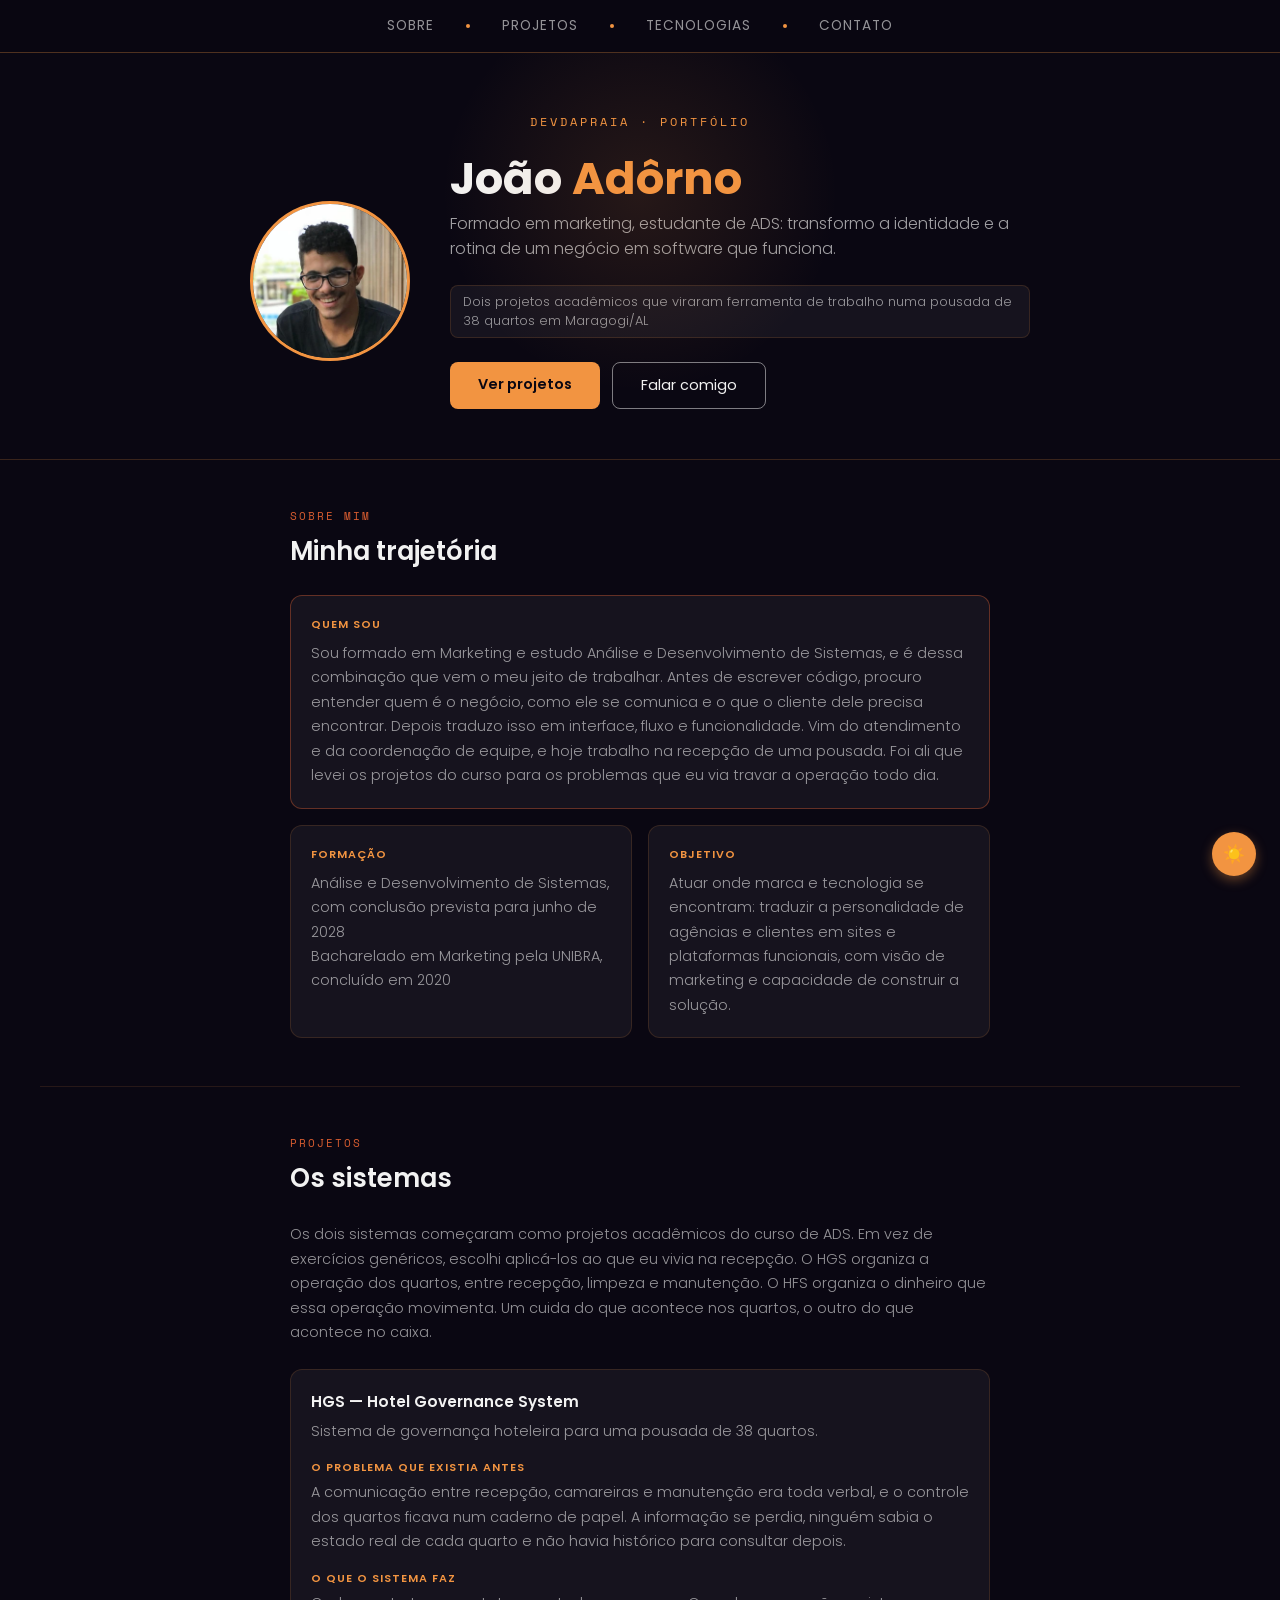
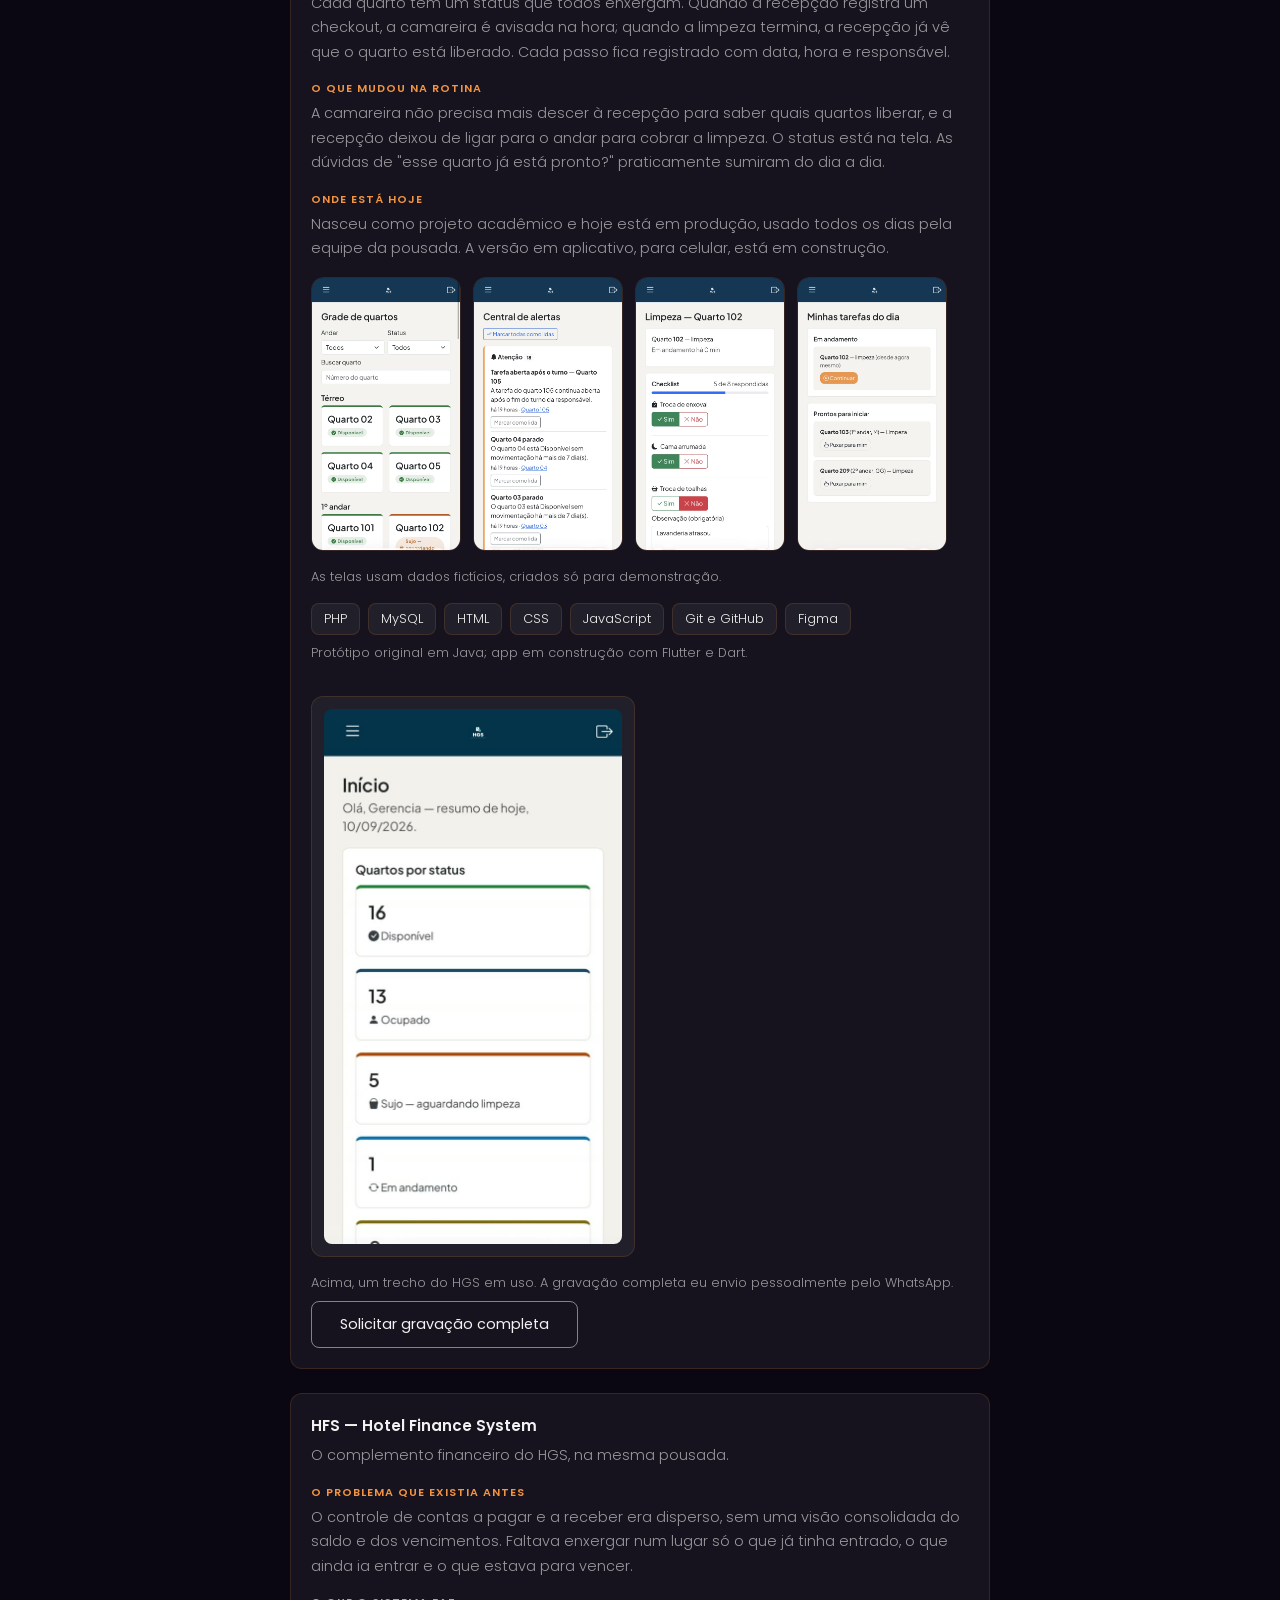
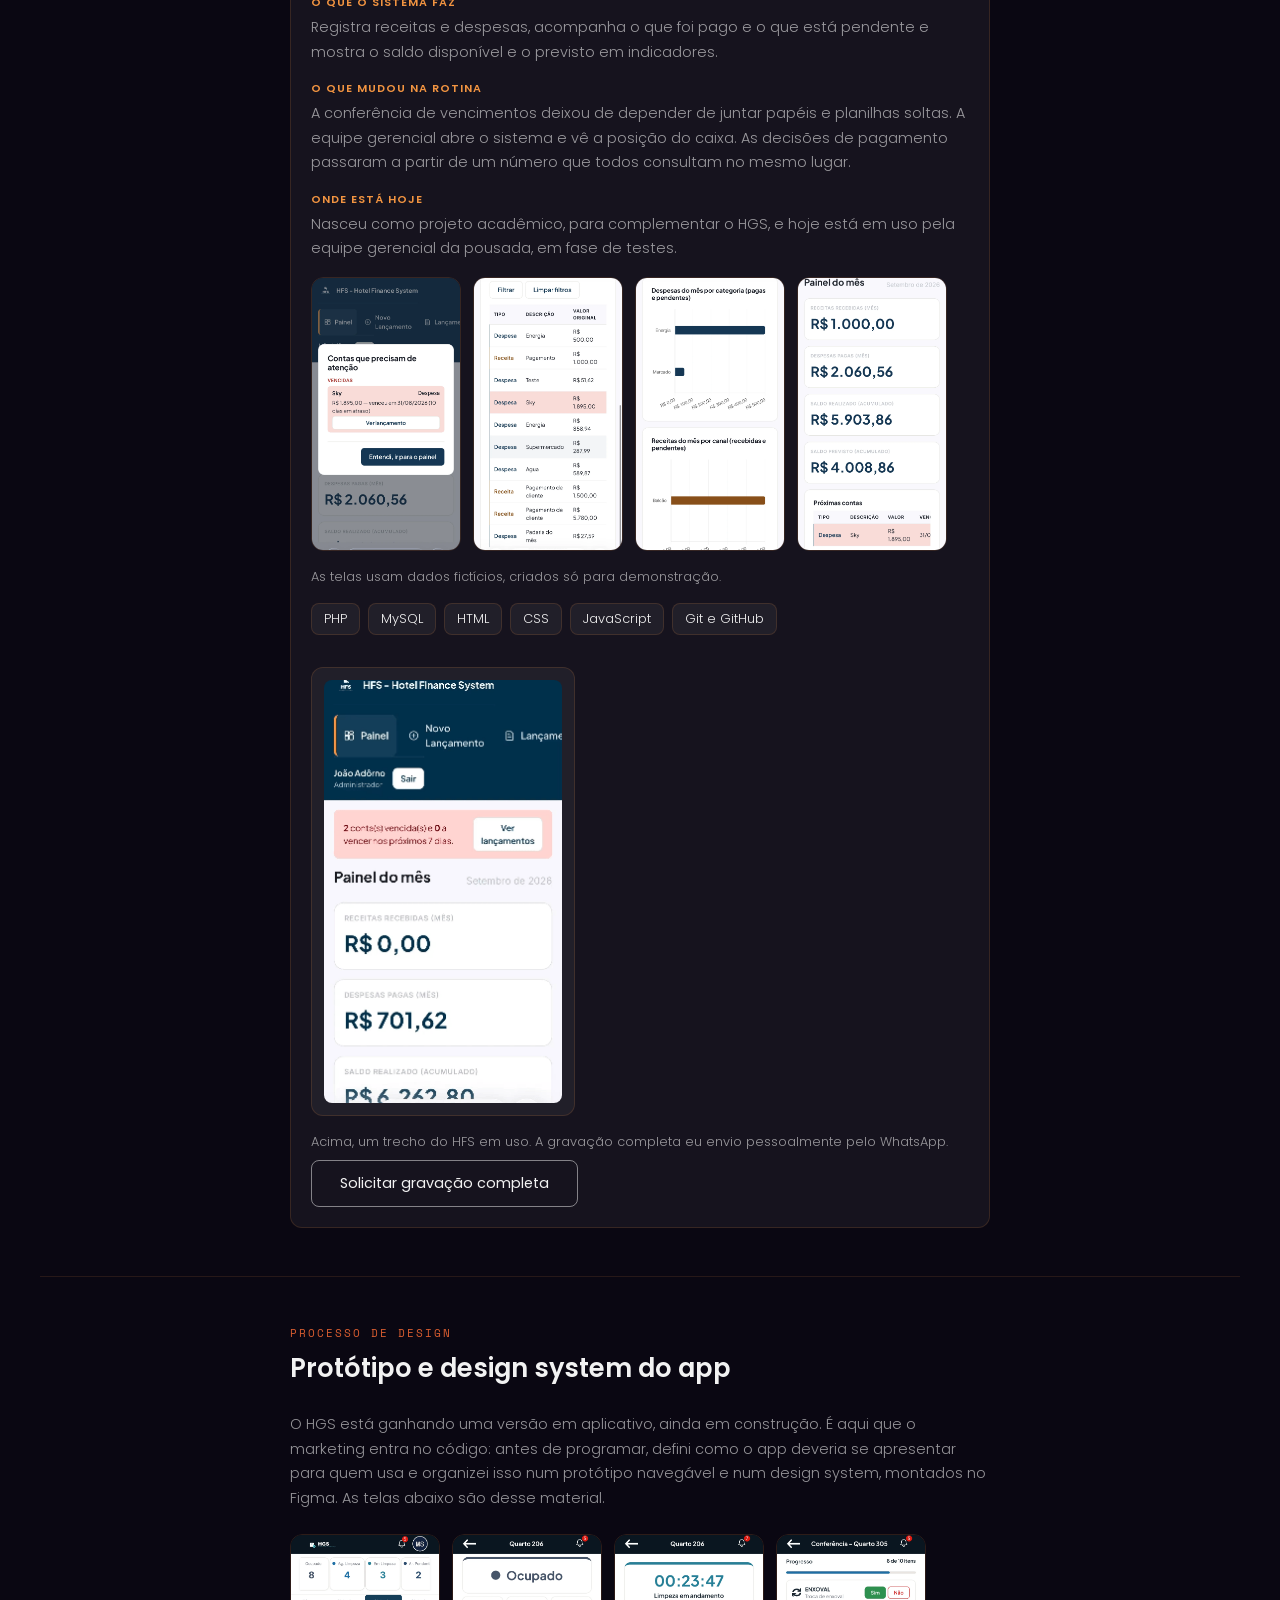
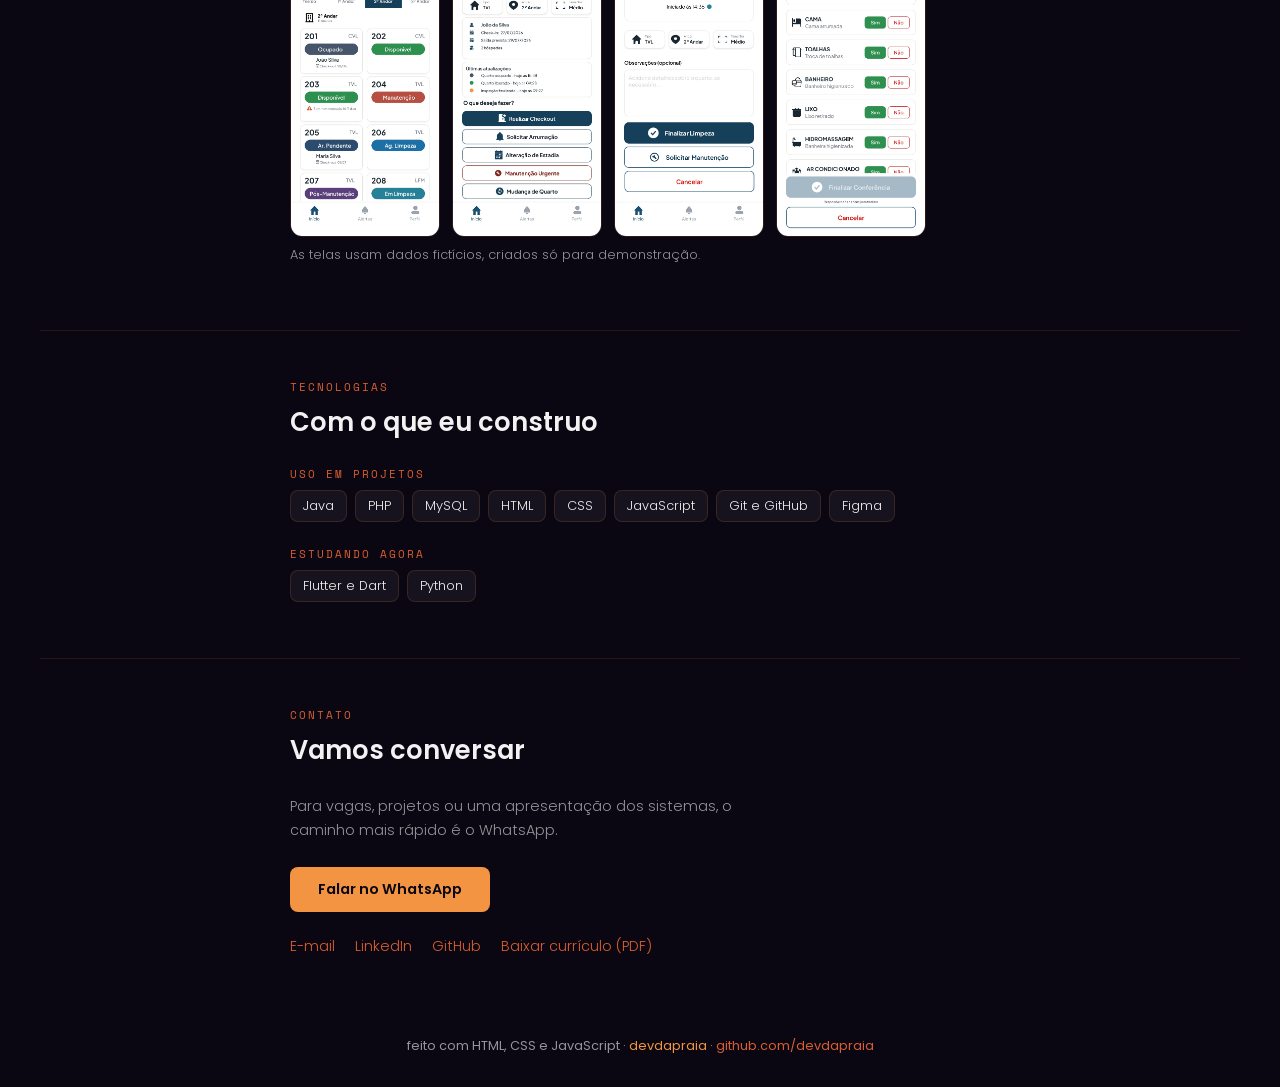
<file: index.html>
<!DOCTYPE html>
<html lang="pt-br">
<head>
    <meta charset="UTF-8">
    <meta name="viewport" content="width=device-width, initial-scale=1.0">
    <title>João Adôrno · Portfólio</title>
    <meta name="description" content="Formado em marketing, estudante de ADS. Dois projetos acadêmicos em uso real numa pousada de 38 quartos.">
    <meta property="og:type" content="website">
    <meta property="og:title" content="João Adôrno · Portfólio">
    <meta property="og:description" content="Formado em marketing, estudante de ADS. Dois projetos acadêmicos em uso real numa pousada de 38 quartos.">
    <meta property="og:url" content="https://devdapraia.github.io/">
    <meta property="og:image" content="https://devdapraia.github.io/imagens/avatar.jpg">
    <link rel="shortcut icon" href="favicon.ico" type="image/x-icon">
    <link rel="preconnect" href="https://fonts.googleapis.com">
    <link rel="preconnect" href="https://fonts.gstatic.com" crossorigin>
    <link href="https://fonts.googleapis.com/css2?family=Poppins:wght@300;400;600;700&family=Space+Mono:wght@400;700&display=swap" rel="stylesheet">
    <link rel="stylesheet" href="css/estilo.css">
</head>
<body>

    <button class="theme-toggle" type="button" title="Alternar tema">☀️</button>

    <nav>
        <a href="#sobre">sobre</a>
        <a href="#projetos">projetos</a>
        <a href="#tecnologias">tecnologias</a>
        <a href="#contato">contato</a>
    </nav>

    <div class="hero" id="inicio">
        <span class="hero-tag">devdapraia · portfólio</span>
        <div class="hero-content">
            <img src="imagens/avatar.webp" alt="Retrato de João Adôrno" class="hero-avatar" width="320" height="320">
            <div class="hero-text">
                <h1>João <span>Adôrno</span></h1>
                <p class="hero-sub">Formado em marketing, estudante de ADS: transformo a identidade e a rotina de um negócio em software que funciona.</p>
                <p class="hero-selo">Dois projetos acadêmicos que viraram ferramenta de trabalho numa pousada de 38 quartos em Maragogi/AL</p>
                <div class="hero-btns">
                    <a class="btn-primary" href="#projetos">Ver projetos</a>
                    <a class="btn-ghost" href="#contato">Falar comigo</a>
                </div>
            </div>
        </div>
    </div>

    <section class="section" id="sobre">
        <p class="section-label">sobre mim</p>
        <h2>Minha trajetória</h2>
        <div class="sobre-grid">
            <div class="sobre-card destaque-card">
                <span class="card-label">quem sou</span>
                <p>Sou formado em Marketing e estudo Análise e Desenvolvimento de Sistemas, e é dessa combinação que vem o meu jeito de trabalhar. Antes de escrever código, procuro entender quem é o negócio, como ele se comunica e o que o cliente dele precisa encontrar. Depois traduzo isso em interface, fluxo e funcionalidade. Vim do atendimento e da coordenação de equipe, e hoje trabalho na recepção de uma pousada. Foi ali que levei os projetos do curso para os problemas que eu via travar a operação todo dia.</p>
            </div>
            <div class="sobre-card">
                <span class="card-label">formação</span>
                <p>Análise e Desenvolvimento de Sistemas, com conclusão prevista para junho de 2028<br>Bacharelado em Marketing pela UNIBRA, concluído em 2020</p>
            </div>
            <div class="sobre-card">
                <span class="card-label">objetivo</span>
                <p>Atuar onde marca e tecnologia se encontram: traduzir a personalidade de agências e clientes em sites e plataformas funcionais, com visão de marketing e capacidade de construir a solução.</p>
            </div>
        </div>
    </section>

    <hr class="divider">

    <section class="section" id="projetos">
        <p class="section-label">projetos</p>
        <h2>Os sistemas</h2>
        <p class="section-intro">Os dois sistemas começaram como projetos acadêmicos do curso de ADS. Em vez de exercícios genéricos, escolhi aplicá-los ao que eu vivia na recepção. O HGS organiza a operação dos quartos, entre recepção, limpeza e manutenção. O HFS organiza o dinheiro que essa operação movimenta. Um cuida do que acontece nos quartos, o outro do que acontece no caixa.</p>

        <article class="projeto-card">
            <h3>HGS — Hotel Governance System</h3>
            <p class="projeto-resumo">Sistema de governança hoteleira para uma pousada de 38 quartos.</p>

            <div class="projeto-bloco">
                <span class="card-label">O problema que existia antes</span>
                <p>A comunicação entre recepção, camareiras e manutenção era toda verbal, e o controle dos quartos ficava num caderno de papel. A informação se perdia, ninguém sabia o estado real de cada quarto e não havia histórico para consultar depois.</p>
            </div>

            <div class="projeto-bloco">
                <span class="card-label">O que o sistema faz</span>
                <p>Cada quarto tem um status que todos enxergam. Quando a recepção registra um checkout, a camareira é avisada na hora; quando a limpeza termina, a recepção já vê que o quarto está liberado. Cada passo fica registrado com data, hora e responsável.</p>
            </div>

            <div class="projeto-bloco">
                <span class="card-label">O que mudou na rotina</span>
                <p>A camareira não precisa mais descer à recepção para saber quais quartos liberar, e a recepção deixou de ligar para o andar para cobrar a limpeza. O status está na tela. As dúvidas de "esse quarto já está pronto?" praticamente sumiram do dia a dia.</p>
            </div>

            <div class="projeto-bloco">
                <span class="card-label">Onde está hoje</span>
                <p>Nasceu como projeto acadêmico e hoje está em produção, usado todos os dias pela equipe da pousada. A versão em aplicativo, para celular, está em construção.</p>
            </div>

            <div class="projeto-imagens">
                <a class="projeto-imagem" href="imagens/hgs/grade-de-quartos.webp" target="_blank" rel="noopener">
                    <img src="imagens/hgs/grade-de-quartos.webp" width="1170" height="2150" loading="lazy"
                         alt="Tela do HGS com a grade de quartos: cada quarto é um cartão com número e status (disponível, sujo aguardando limpeza), agrupados por andar.">
                </a>
                <a class="projeto-imagem" href="imagens/hgs/central-de-alertas.webp" target="_blank" rel="noopener">
                    <img src="imagens/hgs/central-de-alertas.webp" width="1170" height="2150" loading="lazy"
                         alt="Tela do HGS com a central de alertas: lista de avisos como tarefa aberta após o turno e quarto parado há dias, cada um com data e a ação de marcar como lido.">
                </a>
                <a class="projeto-imagem" href="imagens/hgs/checklist-de-limpeza.webp" target="_blank" rel="noopener">
                    <img src="imagens/hgs/checklist-de-limpeza.webp" width="1170" height="2150" loading="lazy"
                         alt="Tela do HGS com o checklist de limpeza de um quarto: itens como troca de enxoval, cama arrumada e troca de toalhas, cada um marcado como sim ou não, com barra de progresso e campo de observação.">
                </a>
                <a class="projeto-imagem" href="imagens/hgs/tarefas-do-dia.webp" target="_blank" rel="noopener">
                    <img src="imagens/hgs/tarefas-do-dia.webp" width="1170" height="2150" loading="lazy"
                         alt="Tela do HGS com as tarefas do dia de um funcionário: uma limpeza em andamento com botão de continuar e outras prontas para iniciar, cada uma identificada por número de quarto e tipo.">
                </a>
            </div>
            <p class="nota-ficticia">As telas usam dados fictícios, criados só para demonstração.</p>

            <div class="projeto-tech">
                <ul class="tech-lista">
                    <li class="tech-pill">PHP</li>
                    <li class="tech-pill">MySQL</li>
                    <li class="tech-pill">HTML</li>
                    <li class="tech-pill">CSS</li>
                    <li class="tech-pill">JavaScript</li>
                    <li class="tech-pill">Git e GitHub</li>
                    <li class="tech-pill">Figma</li>
                </ul>
                <p class="tech-nota">Protótipo original em Java; app em construção com Flutter e Dart.</p>
            </div>

            <figure class="projeto-gif projeto-gif--v">
                <video class="projeto-video" width="600" height="1078" muted loop playsinline preload="metadata"
                       poster="imagens/hgs/hgs-demo-poster.jpg"
                       aria-label="O HGS em uso: a recepção registra o checkout de um quarto, a camareira confere a limpeza item por item e, ao final, o quarto é encaminhado para manutenção.">
                    <source src="imagens/hgs/hgs-demo.mp4" type="video/mp4">
                </video>
            </figure>

            <p class="projeto-gravacao">Acima, um trecho do HGS em uso. A gravação completa eu envio pessoalmente pelo WhatsApp.</p>
            <a class="btn-ghost" href="https://wa.me/5581995212456?text=Olá,%20João.%20Vi%20seu%20portfólio%20e%20gostaria%20de%20receber%20a%20gravação%20do%20Hotel%20Governance%20System%20funcionando." target="_blank" rel="noopener noreferrer">Solicitar gravação completa</a>
        </article>

        <article class="projeto-card">
            <h3>HFS — Hotel Finance System</h3>
            <p class="projeto-resumo">O complemento financeiro do HGS, na mesma pousada.</p>

            <div class="projeto-bloco">
                <span class="card-label">O problema que existia antes</span>
                <p>O controle de contas a pagar e a receber era disperso, sem uma visão consolidada do saldo e dos vencimentos. Faltava enxergar num lugar só o que já tinha entrado, o que ainda ia entrar e o que estava para vencer.</p>
            </div>

            <div class="projeto-bloco">
                <span class="card-label">O que o sistema faz</span>
                <p>Registra receitas e despesas, acompanha o que foi pago e o que está pendente e mostra o saldo disponível e o previsto em indicadores.</p>
            </div>

            <div class="projeto-bloco">
                <span class="card-label">O que mudou na rotina</span>
                <p>A conferência de vencimentos deixou de depender de juntar papéis e planilhas soltas. A equipe gerencial abre o sistema e vê a posição do caixa. As decisões de pagamento passaram a partir de um número que todos consultam no mesmo lugar.</p>
            </div>

            <div class="projeto-bloco">
                <span class="card-label">Onde está hoje</span>
                <p>Nasceu como projeto acadêmico, para complementar o HGS, e hoje está em uso pela equipe gerencial da pousada, em fase de testes.</p>
            </div>

            <div class="projeto-imagens">
                <a class="projeto-imagem" href="imagens/hfs/contas-vencidas.webp" target="_blank" rel="noopener">
                    <img src="imagens/hfs/contas-vencidas.webp" width="1170" height="2150" loading="lazy"
                         alt="Tela do HFS com um aviso de contas que precisam de atenção: cartão destacando uma despesa vencida e, ao fundo, o total de despesas pagas no mês.">
                </a>
                <a class="projeto-imagem" href="imagens/hfs/lancamentos.webp" target="_blank" rel="noopener">
                    <img src="imagens/hfs/lancamentos.webp" width="1170" height="2150" loading="lazy"
                         alt="Tela do HFS com a lista de lançamentos: tabela com tipo (despesa ou receita), descrição e valor de cada movimentação, com filtros acima.">
                </a>
                <a class="projeto-imagem" href="imagens/hfs/despesas-e-receitas-do-mes.webp" target="_blank" rel="noopener">
                    <img src="imagens/hfs/despesas-e-receitas-do-mes.webp" width="1170" height="2150" loading="lazy"
                         alt="Tela do HFS com dois gráficos de barras: despesas do mês por categoria e receitas do mês por canal, com os valores no eixo horizontal.">
                </a>
                <a class="projeto-imagem" href="imagens/hfs/painel-do-mes.webp" target="_blank" rel="noopener">
                    <img src="imagens/hfs/painel-do-mes.webp" width="1170" height="2150" loading="lazy"
                         alt="Tela do HFS com o painel do mês: cartões de receitas recebidas, despesas pagas, saldo realizado e saldo previsto, e o início da lista de próximas contas.">
                </a>
            </div>
            <p class="nota-ficticia">As telas usam dados fictícios, criados só para demonstração.</p>

            <div class="projeto-tech">
                <ul class="tech-lista">
                    <li class="tech-pill">PHP</li>
                    <li class="tech-pill">MySQL</li>
                    <li class="tech-pill">HTML</li>
                    <li class="tech-pill">CSS</li>
                    <li class="tech-pill">JavaScript</li>
                    <li class="tech-pill">Git e GitHub</li>
                </ul>
            </div>

            <figure class="projeto-gif">
                <img src="imagens/hfs/sistema-em-uso.gif" width="240" height="426" loading="lazy"
                     alt="Trecho curto do HFS em uso: os painéis de saldo e a lista de lançamentos se atualizam conforme as movimentações são registradas.">
            </figure>

            <p class="projeto-gravacao">Acima, um trecho do HFS em uso. A gravação completa eu envio pessoalmente pelo WhatsApp.</p>
            <a class="btn-ghost" href="https://wa.me/5581995212456?text=Olá,%20João.%20Vi%20seu%20portfólio%20e%20gostaria%20de%20receber%20a%20gravação%20do%20Hotel%20Finance%20System%20funcionando." target="_blank" rel="noopener noreferrer">Solicitar gravação completa</a>
        </article>
    </section>

    <!-- ===== FASE 6 — BLOCO DE PROCESSO DE DESIGN (autocontido) =====
         Item de menor prioridade e primeiro candidato a corte (FSD 12.6 / C3):
         este bloco (o <hr> abaixo + a <section id="processo">) e as regras
         ".processo-*" no fim de css/estilo.css sao autocontidos — remove-los
         nao afeta nenhuma outra secao. As imagens reaproveitam a ampliacao ao
         toque da Fase 5 (JS intercepta ".projeto-imagem"). -->
    <hr class="divider">

    <section class="section" id="processo">
        <p class="section-label">processo de design</p>
        <h2>Protótipo e design system do app</h2>
        <p class="processo-intro">O HGS está ganhando uma versão em aplicativo, ainda em construção. É aqui que o marketing entra no código: antes de programar, defini como o app deveria se apresentar para quem usa e organizei isso num protótipo navegável e num design system, montados no Figma. As telas abaixo são desse material.</p>
        <div class="processo-imagens">
            <a class="projeto-imagem" href="imagens/processo/app-grade-de-quartos.webp" target="_blank" rel="noopener">
                <img src="imagens/processo/app-grade-de-quartos.webp" width="1170" height="2382" loading="lazy"
                     alt="Protótipo do app do HGS no Figma: tela inicial com os quartos de um andar em cartões, cada um com número e status (ocupado, disponível, em limpeza, manutenção), e um resumo por status no topo.">
            </a>
            <a class="projeto-imagem" href="imagens/processo/app-detalhe-do-quarto.webp" target="_blank" rel="noopener">
                <img src="imagens/processo/app-detalhe-do-quarto.webp" width="1170" height="2382" loading="lazy"
                     alt="Protótipo do app do HGS no Figma: tela de detalhe de um quarto com o status atual, os dados da estadia, o histórico das últimas atualizações e as ações possíveis, como realizar checkout e solicitar arrumação.">
            </a>
            <a class="projeto-imagem" href="imagens/processo/app-limpeza-em-andamento.webp" target="_blank" rel="noopener">
                <img src="imagens/processo/app-limpeza-em-andamento.webp" width="1170" height="2382" loading="lazy"
                     alt="Protótipo do app do HGS no Figma: tela de limpeza de um quarto em andamento, com cronômetro, horário de início, campo de observações e as ações de finalizar a limpeza ou solicitar manutenção.">
            </a>
            <a class="projeto-imagem" href="imagens/processo/app-conferencia-de-limpeza.webp" target="_blank" rel="noopener">
                <img src="imagens/processo/app-conferencia-de-limpeza.webp" width="1170" height="2382" loading="lazy"
                     alt="Protótipo do app do HGS no Figma: checklist de conferência de limpeza de um quarto, com barra de progresso e itens como enxoval, cama, toalhas e banheiro marcados com sim ou não.">
            </a>
        </div>
        <p class="nota-ficticia">As telas usam dados fictícios, criados só para demonstração.</p>
    </section>
    <!-- ===== fim FASE 6 ===== -->

    <hr class="divider">

    <section class="section" id="tecnologias">
        <p class="section-label">tecnologias</p>
        <h2>Com o que eu construo</h2>
        <!-- Conteudo da Fase 7 adiantado (fase "acabamento para apresentacao").
             Dois grupos por contexto de uso, com as etiquetas .tech-pill dos
             cards de projeto (FSD 12.5). Sem nivel, barra, estrela, percentual
             ou bolinha (RN16). Sem a linha de formacao: removida do FSD C2 por
             decisao do autor (redundante com o card "formacao" da secao Sobre). -->
        <div class="tech-grupo">
            <p class="tech-grupo-titulo">Uso em projetos</p>
            <ul class="tech-lista">
                <li class="tech-pill">Java</li>
                <li class="tech-pill">PHP</li>
                <li class="tech-pill">MySQL</li>
                <li class="tech-pill">HTML</li>
                <li class="tech-pill">CSS</li>
                <li class="tech-pill">JavaScript</li>
                <li class="tech-pill">Git e GitHub</li>
                <li class="tech-pill">Figma</li>
            </ul>
        </div>
        <div class="tech-grupo">
            <p class="tech-grupo-titulo">Estudando agora</p>
            <ul class="tech-lista">
                <li class="tech-pill">Flutter e Dart</li>
                <li class="tech-pill">Python</li>
            </ul>
        </div>
    </section>

    <hr class="divider">

    <section class="section contato" id="contato">
        <p class="section-label">contato</p>
        <h2>Vamos conversar</h2>
        <p class="section-intro">Para vagas, projetos ou uma apresentação dos sistemas, o caminho mais rápido é o WhatsApp.</p>
        <div class="contato-principal">
            <a class="btn-primary" href="https://wa.me/5581995212456?text=Olá,%20João.%20Vi%20seu%20portfólio%20e%20gostaria%20de%20conversar." target="_blank" rel="noopener noreferrer">Falar no WhatsApp</a>
        </div>
        <div class="contato-secundarios">
            <a href="mailto:jvictorna.dev@gmail.com">E-mail</a>
            <a href="https://linkedin.com/in/joaoadorno" target="_blank" rel="noopener noreferrer">LinkedIn</a>
            <a href="https://github.com/devdapraia" target="_blank" rel="noopener noreferrer">GitHub</a>
            <a href="arquivos/curriculo-joao-victor.pdf" download>Baixar currículo (PDF)</a>
        </div>
    </section>

    <footer>
        <p>feito com HTML, CSS e JavaScript · <span>devdapraia</span> · <a href="https://github.com/devdapraia" target="_blank" rel="noopener noreferrer">github.com/devdapraia</a></p>
    </footer>

    <script src="js/script.js"></script>

</body>
</html>
</file>
<file: css/estilo.css>
* {
            margin: 0;
            padding: 0;
            box-sizing: border-box;
        }

        :root {
            --base: #0a0712;
            --destaque: #F29441;
            --acento: #D95D30;
            --neutro: #F2F2F2;
            --card-bg: rgba(255, 255, 255, 0.05);
            --card-border: rgba(242, 148, 65, 0.15);
            --nav-bg: rgba(10, 7, 18, 0.97);
            --texto-muted: rgba(242, 242, 242, 0.6);
            --texto-sub: rgba(242, 242, 242, 0.65);
        }

        [data-tema="claro"] {
            --base: #F5F3F0;
            --neutro: #1a1a2e;
            --card-bg: rgba(0, 0, 0, 0.04);
            --card-border: rgba(242, 148, 65, 0.3);
            --nav-bg: rgba(245, 243, 240, 0.97);
            --texto-muted: rgba(26, 26, 46, 0.75);
            --texto-sub: rgba(26, 26, 46, 0.75);
        }

        body {
            font-family: 'Poppins', -apple-system, BlinkMacSystemFont, 'Segoe UI', Roboto, Helvetica, Arial, sans-serif;
            background: var(--base);
            color: var(--neutro);
            transition: background 0.3s, color 0.3s;
        }

        /* ========== TOGGLE ========== */

        .theme-toggle {
            position: fixed;
            bottom: 24px;
            right: 24px;
            width: 44px;
            height: 44px;
            border-radius: 50%;
            background: var(--destaque);
            color: #0a0712;
            border: none;
            cursor: pointer;
            font-size: 1.1em;
            display: flex;
            align-items: center;
            justify-content: center;
            z-index: 100;
            box-shadow: 0 4px 12px rgba(242, 148, 65, 0.4);
            transition: transform 0.2s, opacity 0.2s;
        }

        .theme-toggle:hover {
            transform: scale(1.1);
            opacity: 0.9;
        }

        /* ========== NAV ========== */

        nav {
            display: flex;
            justify-content: center;
            gap: 32px;
            padding: 16px 40px;
            background: var(--nav-bg);
            border-bottom: 1px solid rgba(242, 148, 65, 0.3);
            position: sticky;
            top: 0;
            z-index: 10;
            transition: background 0.3s;
        }

        nav a {
            color: var(--texto-muted);
            text-decoration: none;
            font-size: 0.85em;
            font-weight: 400;
            letter-spacing: 1px;
            text-transform: uppercase;
            transition: color 0.15s;
            cursor: pointer;
        }

        nav a:hover,
        nav a.active {
            color: var(--destaque);
        }

        /* ===== ACABAMENTO PARA APRESENTACAO — separadores do menu (PARTE 1) ===== */
        /* Bolinha ambar so ENTRE os itens (nenhuma antes do 1o, nenhuma depois
           do ultimo). Pseudo-elemento com content vazio, sem caractere no HTML:
           e decorativa, o leitor de tela nao anuncia nada. Mesmo tom das antigas
           bolinhas da secao de stack — cor pelo token --destaque, igual nos dois
           temas. `vertical-align: middle` centra a bolinha na altura do texto.
           Com o gap de 32px do nav + margin-right de 32px, a bolinha fica no meio
           do vao entre os itens; nas telas estreitas a margem acompanha o gap
           menor (bloco de responsividade) e, quando o menu quebra linha, a
           bolinha e removida para nao sobrar pendurada no inicio nem no fim. */
        nav a:not(:first-child)::before {
            content: "";
            display: inline-block;
            width: 4px;
            height: 4px;
            border-radius: 50%;
            background: var(--destaque);
            vertical-align: middle;
            margin-right: 32px;
        }

        /* ========== HERO ========== */

        .hero {
            padding: 60px 40px 50px;
            position: relative;
            overflow: hidden;
            border-bottom: 1px solid rgba(242, 148, 65, 0.2);
        }

        .hero::before {
            content: '';
            position: absolute;
            top: -60px;
            left: 50%;
            transform: translateX(-50%);
            width: 400px;
            height: 400px;
            background: radial-gradient(circle, rgba(242, 148, 65, 0.12) 0%, transparent 70%);
            pointer-events: none;
        }

        .hero-tag {
            font-family: 'Space Mono', ui-monospace, SFMono-Regular, Menlo, Consolas, monospace;
            font-size: 12px;
            color: var(--destaque);
            letter-spacing: 3px;
            text-transform: uppercase;
            margin-bottom: 24px;
            display: block;
            text-align: center;
        }

        .hero-content {
            display: flex;
            align-items: center;
            gap: 40px;
            max-width: 780px;
            margin: 0 auto;
            text-align: left;
        }

        .hero-avatar {
            width: 160px;
            height: 160px;
            border-radius: 50%;
            border: 3px solid var(--destaque);
            object-fit: cover;
            flex-shrink: 0;
        }

        .hero-text {
            flex: 1;
        }

        .hero h1 {
            font-size: 2.8em;
            font-weight: 700;
            color: var(--neutro);
            line-height: 1.1;
            margin-bottom: 8px;
        }

        .hero h1 span {
            color: var(--destaque);
        }

        .hero-sub {
            font-size: 1em;
            font-weight: 300;
            color: var(--texto-sub);
            /* 32px -> 24px (escala do DESIGN 3.2): com o selo logo abaixo, o
               espaco frase -> caixa (aqui + margin-top do selo) estava em 44px,
               contra 24px de caixa -> botoes. Agora os dois vaos ficam em 24px. */
            margin-bottom: 24px;
        }

        .hero-sub strong {
            color: var(--acento);
            font-weight: 600;
        }

        .hero-btns {
            display: flex;
            gap: 12px;
            flex-wrap: wrap;
        }

        .btn-primary {
            background: var(--destaque);
            color: #0a0712;
            border: none;
            padding: 12px 28px;
            border-radius: 8px;
            font-family: 'Poppins', -apple-system, BlinkMacSystemFont, 'Segoe UI', Roboto, Helvetica, Arial, sans-serif;
            font-weight: 600;
            font-size: 0.9em;
            cursor: pointer;
            transition: transform 0.15s, opacity 0.15s;
        }

        .btn-primary:hover {
            opacity: 0.88;
            transform: translateY(-1px);
        }

        .btn-ghost {
            background: transparent;
            color: var(--neutro);
            border: 1px solid rgba(242, 242, 242, 0.5);
            padding: 12px 28px;
            border-radius: 8px;
            font-family: 'Poppins', -apple-system, BlinkMacSystemFont, 'Segoe UI', Roboto, Helvetica, Arial, sans-serif;
            font-weight: 400;
            font-size: 0.9em;
            cursor: pointer;
            transition: border-color 0.15s, transform 0.15s;
        }

        [data-tema="claro"] .btn-ghost {
            border-color: rgba(26, 26, 46, 0.3);
        }

        .btn-ghost:hover {
            border-color: var(--destaque);
            transform: translateY(-1px);
        }

        /* ========== SECTIONS ========== */

        .section {
            padding: 48px 40px;
            max-width: 780px;
            margin: 0 auto;
        }

        .section-label {
            font-family: 'Space Mono', ui-monospace, SFMono-Regular, Menlo, Consolas, monospace;
            font-size: 11px;
            color: var(--acento);
            letter-spacing: 2px;
            text-transform: uppercase;
            margin-bottom: 8px;
        }

        .section h2 {
            font-size: 1.6em;
            font-weight: 600;
            color: var(--neutro);
            margin-bottom: 24px;
        }

        .divider {
            border: none;
            border-top: 1px solid rgba(242, 148, 65, 0.12);
            margin: 0 40px;
        }

        /* ========== SOBRE ========== */

        .sobre-grid {
            display: grid;
            grid-template-columns: 1fr 1fr;
            gap: 16px;
        }

        .sobre-card {
            background: var(--card-bg);
            border: 1px solid var(--card-border);
            border-radius: 12px;
            padding: 20px;
            transition: background 0.3s, border-color 0.3s;
        }

        .sobre-card.destaque-card {
            border-color: rgba(217, 93, 48, 0.4);
            grid-column: 1 / -1;
        }

        .sobre-card p {
            font-size: 0.9em;
            font-weight: 300;
            color: var(--texto-muted);
            line-height: 1.7;
        }

        .sobre-card .card-label {
            font-size: 11px;
            color: var(--destaque);
            text-transform: uppercase;
            letter-spacing: 1px;
            margin-bottom: 8px;
            font-weight: 600;
            display: block;
        }

        /* ========== FOOTER ========== */

        footer {
            text-align: center;
            padding: 32px 40px;
            font-size: 0.8em;
            color: var(--texto-muted);
        }

        footer span { color: var(--destaque); }
        footer a { color: var(--acento); text-decoration: none; }
        footer a:hover { color: var(--destaque); }

        /* ========== FASE 1 — NAVEGACAO POR ANCORA (adicoes) ========== */
        /* Bloco aditivo: nao altera nenhuma regra herdada da base (FSD RT02). */

        /* Rolagem suave por CSS: navegar entre secoes dispensa JavaScript. */
        html {
            scroll-behavior: smooth;
        }

        /* Compensa a altura do menu fixo (~48px) ao saltar para uma ancora. */
        .hero,
        .section {
            scroll-margin-top: 56px;
        }

        /* Ancoras que reaproveitam o visual dos botoes, para funcionarem sem JS. */
        a.btn-primary,
        a.btn-ghost {
            display: inline-block;
            text-decoration: none;
            text-align: center;
        }

        /* ========== FASE 2 — BLOCO DE ABERTURA (adicoes) ========== */
        /* Bloco aditivo: consome variaveis de tema, funciona nos dois temas,
           usa a escala de espacamento e nao altera regra herdada (FSD RT02/RT04/RT05). */

        /* Selo de credibilidade: pilula discreta entre o posicionamento e os botoes. */
        .hero-selo {
            display: inline-block;
            /* margin-top 12px -> 0: o vao acima vem so do margin-bottom (24px) da
               .hero-sub. Assim frase -> caixa (24px) = caixa -> botoes (24px). */
            margin: 0 0 24px;
            padding: 6px 12px;
            border: 1px solid var(--card-border);
            border-radius: 8px;
            background: var(--card-bg);
            font-size: 0.8em;
            font-weight: 300;
            line-height: 1.5;
            color: var(--texto-muted);
            transition: background 0.3s, border-color 0.3s;
        }

        /* ========== FASE 3 — CARDS DE PROJETO (adicoes) ========== */
        /* Bloco aditivo: reaproveita a base visual de .sobre-card (FSD 12.3),
           consome variaveis de tema, funciona nos dois temas, usa a escala de
           espacamento e nao altera nenhuma regra herdada (FSD RT02/RT04/RT05). */

        /* Card de projeto: mesma base visual de .sobre-card, largura total da
           coluna de conteudo, empilhado na vertical (nunca lado a lado). */
        .projeto-card {
            background: var(--card-bg);
            border: 1px solid var(--card-border);
            border-radius: 12px;
            padding: 20px;
            transition: background 0.3s, border-color 0.3s;
        }

        .projeto-card + .projeto-card {
            margin-top: 24px;
        }

        /* Elemento 1 — nome do projeto. */
        .projeto-card h3 {
            font-size: 0.95em;
            font-weight: 600;
            color: var(--neutro);
            margin-bottom: 6px;
        }

        /* Elemento 2 — uma linha do que e o sistema. */
        .projeto-resumo {
            font-size: 0.9em;
            font-weight: 300;
            color: var(--texto-muted);
            line-height: 1.7;
            margin-bottom: 16px;
        }

        /* Elementos 3 a 6 — rotulo curto em maiusculas + paragrafo. */
        .projeto-bloco {
            margin-bottom: 16px;
        }

        .projeto-bloco .card-label {
            display: block;
            font-size: 11px;
            font-weight: 600;
            color: var(--destaque);
            text-transform: uppercase;
            letter-spacing: 1px;
            margin-bottom: 4px;
        }

        .projeto-bloco p {
            font-size: 0.9em;
            font-weight: 300;
            color: var(--texto-muted);
            line-height: 1.7;
        }

        /* Elemento 7 — area das imagens. A grade de duas colunas e a ampliacao
           ao toque estao no bloco "FASE 5", no fim deste arquivo. O placeholder
           textual temporario (.projeto-imagens-placeholder) saiu daqui e da
           marcacao quando as imagens reais entraram (FSD 12.3 / criterio 26.2). */
        .projeto-imagens {
            margin-bottom: 16px;
        }

        /* Elemento 8 — pilulas de tecnologia. Reaproveitado na secao de
           tecnologias (Fase 7). Sem icone, sem bolinha, sem barra, sem
           percentual, sem nivel (FSD 12.5 / RN16). Os itens nao sao links. */
        .tech-lista {
            display: flex;
            flex-wrap: wrap;
            gap: 8px;
            margin-bottom: 8px;
            list-style: none;
        }

        .tech-pill {
            padding: 6px 12px;
            border: 1px solid var(--card-border);
            border-radius: 8px;
            background: var(--card-bg);
            font-size: 0.8em;
            font-weight: 300;
            color: var(--neutro);
            transition: border-color 0.2s, transform 0.2s, background 0.3s;
        }

        .tech-pill:hover {
            border-color: var(--destaque);
            transform: translateY(-2px);
        }

        /* Nota curta abaixo das pilulas — presente apenas no card do HGS (B2). */
        .tech-nota {
            font-size: 0.8em;
            font-weight: 300;
            color: var(--texto-muted);
            line-height: 1.6;
            margin-top: 8px;
        }

        /* Botao "Pedir a gravacao" — nos dois cards desde 2026-09-10 (antes: so
           no HGS). Estilo secundario .btn-ghost; o ambar preenchido fica
           reservado ao hero e ao contato (FSD RN13). */
        .projeto-card .btn-ghost {
            margin-top: 16px;
        }

        /* Linha curta acima do botao "Pedir a gravacao" — nos dois cards
           (alteracao consciente de escopo 2026-09-10: o botao de contato passou
           a existir tambem no card do HFS; ver docs/FSD.md C1/B3/12.3 e
           docs/STATUS.md). Mesmo tratamento visual de .tech-nota; cola no botao
           que vem logo abaixo. */
        .projeto-gravacao {
            font-size: 0.8em;
            font-weight: 300;
            color: var(--texto-muted);
            line-height: 1.6;
            margin-top: 16px;
        }

        .projeto-gravacao + .btn-ghost {
            margin-top: 8px;
        }

        /* ========== FASE 4 — LIMPEZA DA AUTOAVALIACAO DE NIVEL (adicoes) ========== */
        /* O bloco STACK (.stack-item / .tech-dot / .dot-on / .dot-off e os textos
           de nivel) foi removido daqui e da marcacao — FSD 12.11 / RN16. A linha
           provisoria ".secao-preparo" ("Conteudo em preparacao.") saiu quando o
           conteudo real da secao #tecnologias entrou (ver bloco "ACABAMENTO PARA
           APRESENTACAO — PARTE 2", mais abaixo). */

        /* ========== FASE 5 — IMAGENS DE TELA + AMPLIACAO AO TOQUE (adicoes) ========== */
        /* Bloco aditivo: consome variaveis de tema, funciona nos dois temas, usa
           a escala de espacamento e nao reescreve nenhuma regra herdada (FSD RT02).
           O empilhamento das imagens em telas estreitas entra com as media
           queries da Fase 10 (FSD 12.4 / 12.8). */

        /* Elemento 7 — miniaturas das imagens do card. No fluxo da pagina elas
           ficam pequenas (miniatura) e expandem na sobreposicao ao toque/clique
           (ajuste pedido pelo autor na conferencia da Fase 6 — antes cada imagem
           ocupava metade da largura da coluna e ficava alta demais no celular).
           O mesmo tratamento vale para o bloco de processo (.processo-imagens). */
        .projeto-imagens,
        .processo-imagens {
            display: flex;
            flex-wrap: wrap;
            gap: 12px;
        }

        .projeto-imagem {
            display: block;
            width: 150px;
            flex: 0 0 auto;
            border-radius: 12px;
            overflow: hidden;
            cursor: zoom-in;
        }

        .projeto-imagem img {
            display: block;
            width: 100%;
            height: auto;
            border: 1px solid var(--card-border);
            border-radius: 12px;
            transition: border-color 0.3s;
        }

        .projeto-imagem:hover img {
            border-color: var(--destaque);
        }

        /* Sobreposicao de ampliacao — sem biblioteca externa (FSD 12.4). O fundo
           escuro translucido e mantido nos dois temas de proposito: a captura
           precisa de fundo neutro para leitura. Mesma constante que a base ja
           usa em --nav-bg (rgba de #0a0712). So transicao de opacidade. */
        .img-overlay {
            position: fixed;
            inset: 0;
            z-index: 200;
            display: flex;
            align-items: center;
            justify-content: center;
            padding: 24px;
            background: rgba(10, 7, 18, 0.92);
            opacity: 0;
            transition: opacity 0.2s;
            overflow: auto;
        }

        .img-overlay.aberto {
            opacity: 1;
        }

        .img-overlay img {
            display: block;
            max-width: 100%;
            max-height: 90vh;
            height: auto;
            border-radius: 12px;
        }

        /* Botao de fechar: mesmo padrao visual do .theme-toggle da base. O texto
           sobre --destaque e sempre #0a0712 (excecao documentada no DESIGN). */
        .img-overlay-fechar {
            position: fixed;
            top: 16px;
            right: 16px;
            width: 44px;
            height: 44px;
            border-radius: 50%;
            background: var(--destaque);
            color: #0a0712;
            border: none;
            font-size: 1.5em;
            line-height: 1;
            cursor: pointer;
            z-index: 201;
            display: flex;
            align-items: center;
            justify-content: center;
            transition: transform 0.2s, opacity 0.2s;
        }

        .img-overlay-fechar:hover {
            transform: scale(1.1);
            opacity: 0.9;
        }

        /* Enquanto a sobreposicao esta aberta, o corpo da pagina nao rola (FSD 12.4). */
        body.overlay-aberto {
            overflow: hidden;
        }

        /* ========== FASE 6 — BLOCO DE PROCESSO DE DESIGN (adicoes, autocontido) ========== */
        /* Secao #processo: recortes do prototipo e do design system do app do HGS,
           feitos no Figma. E o item de menor prioridade e o primeiro candidato a
           corte (FSD 12.6 / C3): tanto a marcacao (bloco delimitado por comentarios
           em index.html) quanto estas regras sao autocontidas — remove-las nao
           afeta nenhuma outra secao. As imagens reaproveitam .projeto-imagem /
           .img-overlay da Fase 5 para a ampliacao ao toque. Consome variaveis de
           tema, funciona nos dois temas, usa a escala de espacamento e nao
           reescreve nenhuma regra herdada (FSD RT02/RT04/RT05). */

        /* Linha curta de contexto acima dos recortes. */
        .processo-intro {
            font-size: 0.9em;
            font-weight: 300;
            color: var(--texto-muted);
            line-height: 1.7;
            margin-bottom: 24px;
        }

        /* Os recortes usam o mesmo layout de miniatura de .projeto-imagens
           (definido no bloco "FASE 5"): flex com quebra, miniaturas de 150px que
           expandem na sobreposicao ao toque/clique. Sem grade propria — o bloco
           inteiro sai junto se a secao for cortada (FSD 12.6 / C3). */

        /* Nota de "dados ficticios" abaixo de cada grupo de imagens — nos dois
           cards e no bloco de processo (pedido do autor na conferencia da Fase 6).
           Mesmo tratamento visual de .tech-nota / .projeto-gravacao. */
        .nota-ficticia {
            font-size: 0.8em;
            font-weight: 300;
            color: var(--texto-muted);
            line-height: 1.6;
            margin-top: 8px;
            margin-bottom: 16px;
        }

        /* (A centralizacao do botao "Pedir a gravacao" foi revertida a pedido do
           autor — ele volta encostado a esquerda, como o `.btn-ghost` inline-block
           padrao; ver bloco "FASE 3" para o margin-top.) */

        /* ========== AJUSTE POS-FASE 6 — GIF DO SISTEMA NO CARD (pedido do autor) ========== */
        /* "Uma caixa dentro da caixa do card" com uma gravacao curta do sistema
           em uso, uma por card (HGS e HFS). Reaproveita a base visual do card
           (fundo --card-bg, borda 1px --card-border, raio 12px da escala/DESIGN
           3.3). O GIF fica no tamanho nativo do recorte de celular (240px de
           largura); em telas estreitas o max-width cede e ele acompanha a
           coluna. O botao "Solicitar gravacao completa" vem logo abaixo — o
           margin-top do .btn-ghost continua vindo do bloco "FASE 3". Consome
           variaveis de tema; funciona nos dois temas; sem regra herdada
           reescrita (FSD RT02/RT04/RT05).

           Peso: os dois GIFs somam ~6,7 MB, acima do teto do FSD 21.2
           (150 KB por imagem, 1,5 MB por pagina) — mantidos sem tratamento
           por decisao do autor (ver docs/STATUS.md). O loading="lazy" na
           marcacao adia o download ate a rolagem chegar perto do card. */
        .projeto-gif {
            /* Espaco acima aumentado de 16px para 32px (valor da escala do
               DESIGN 3.2) para separar o GIF do bloco de tecnologias/nota
               tecnica que vem logo acima. Igual nos dois cards (mesma classe).
               Largura mantida no tamanho nativo do recorte (240px + 2x12 de
               padding = 264px) por decisao do autor. */
            margin: 32px 0 0;
            padding: 12px;
            border: 1px solid var(--card-border);
            border-radius: 12px;
            background: var(--card-bg);
            max-width: 264px;
            transition: background 0.3s, border-color 0.3s;
        }

        .projeto-gif img {
            display: block;
            width: 100%;
            height: auto;
            border-radius: 8px;
        }

        /* ===== TESTE — video no card do HGS (substitui o GIF; so no HGS) ===== */
        /* O card do HGS troca o GIF por <video muted loop playsinline> com poster.
           .projeto-gif--v abre a caixa ate 300px de video (+ 2x12 de padding) no
           desktop; no celular o max-width e um teto e a caixa acompanha a largura
           do card, sem estourar. O <video> preenche 100% da caixa, mesmo raio do
           GIF. O play/pause por rolagem e o respeito a prefers-reduced-motion
           ficam no js/script.js (reutilizavel para o HFS depois). O card do HFS
           segue com o GIF e a caixa de 264px (bloco acima, inalterado). */
        .projeto-gif--v {
            max-width: 324px;
        }

        .projeto-gif video {
            display: block;
            width: 100%;
            height: auto;
            border-radius: 8px;
        }

        /* ========== REVISAO PARCIAL DE TEXTOS (fase fora da ordem do FSD) ========== */
        /* Paragrafo de abertura de secao em texto corrido, logo abaixo do <h2>.
           Criado para o paragrafo novo da secao "Os sistemas" (item 1.5 da
           revisao) porque nao havia um estilo generico adequado — .processo-intro
           e do bloco autocontido "FASE 6" e .secao-preparo e rotulo de
           placeholder. Segue os tokens do DESIGN (2.1: texto de card 0.9em/300;
           3.2: margem 24px da escala; cor de texto secundario por variavel de
           tema). Reutilizavel por outras secoes na revisao final do FSD. */
        .section-intro {
            font-size: 0.9em;
            font-weight: 300;
            color: var(--texto-muted);
            line-height: 1.7;
            margin-bottom: 24px;
        }

        /* ========== ACABAMENTO PARA APRESENTACAO — PARTE 2: secao de tecnologias ========== */
        /* Conteudo da Fase 7 adiantado. Dois grupos por contexto de uso; cada
           tecnologia e uma etiqueta .tech-pill (mesmo componente dos cards de
           projeto — FSD 12.5), sem nivel/barra/estrela/percentual/bolinha
           (RN16). O titulo de cada grupo segue o FSD 12.5: Space Mono,
           maiusculas, cor --acento (mesmo tratamento do .section-label).
           Consome variaveis de tema; funciona nos dois temas; nenhuma regra
           herdada reescrita. */
        .tech-grupo + .tech-grupo {
            margin-top: 24px;
        }

        .tech-grupo-titulo {
            font-family: 'Space Mono', ui-monospace, SFMono-Regular, Menlo, Consolas, monospace;
            font-size: 11px;
            color: var(--acento);
            letter-spacing: 2px;
            text-transform: uppercase;
            margin-bottom: 8px;
        }

        /* ========== SECAO DE CONTATO — Fase 9 antecipada (fora da ordem do FSD) ========== */
        /* Bloco de fechamento da pagina. Herda .section: recuo lateral, max-width
           780px, centralizado, scroll-margin-top do bloco "FASE 1" e o MESMO
           espacamento vertical das outras secoes (padding 48/32/24px da escala
           do DESIGN 3.1/3.2). O `min-height: 100vh` + flex de centragem vertical
           foi REMOVIDO em 2026-09-10 a pedido do autor: forcava a secao a ocupar
           quase uma tela inteira, com espaco vazio exagerado acima e abaixo do
           conteudo. Por ser a ultima secao, nao ha problema a ancora #contato
           nao levar o topo dela ate o topo da viewport (revisa FSD E1 / 12.7:
           "tela cheia" / "altura minima equivalente a viewport" / "conteudo
           centralizado verticalmente"). O WhatsApp em .btn-primary segue o 2o e
           ultimo botao em destaque (FSD E2 / RN13); e-mail, LinkedIn, GitHub e
           curriculo sao links de texto subordinados (--acento, hover --destaque).
           Consome variaveis de tema; funciona nos dois temas. */
        .contato .section-intro {
            max-width: 52ch;
        }

        .contato-principal {
            margin: 8px 0 24px;
        }

        .contato-secundarios {
            display: flex;
            flex-wrap: wrap;
            gap: 20px;
            font-size: 0.9em;
        }

        .contato-secundarios a {
            color: var(--acento);
            text-decoration: none;
            font-weight: 300;
            transition: color 0.15s;
        }

        .contato-secundarios a:hover {
            color: var(--destaque);
        }

        /* ========== AJUSTE DE RESPONSIVIDADE (fora de fase, a pedido do autor) ========== */
        /* Antecipa parte da Fase 10 (FSD 12.8): foto do hero acima do texto no
           celular com espaco para respirar, menu sem encostar nas bordas, grades
           de duas colunas passando a uma e paddings laterais na mesma escala em
           todas as secoes. Bloco 100% aditivo — so media queries, que sobrescrevem
           por contexto sem reescrever nenhuma regra herdada (FSD RT02). O desktop
           fica igual (hero lado a lado e design aprovado). A varredura completa a
           partir de 360px, os detalhes de 480px e a revelacao por rolagem seguem
           na Fase 10. */

        @media (max-width: 768px) {
            /* Menu: cabe sem encostar nas bordas — menos espaco entre itens,
               fonte menor, quebra em vez de estourar, recuo lateral da escala. */
            nav {
                gap: 16px;
                padding: 16px 24px;
                flex-wrap: wrap;
            }

            nav a {
                font-size: 0.8em;
            }

            /* Separadores do menu: margem acompanha o gap menor. */
            nav a:not(:first-child)::before {
                margin-right: 16px;
            }

            /* Hero: foto acima do texto, tudo centralizado, com respiro. */
            .hero {
                padding: 48px 24px 40px;
            }

            .hero-content {
                flex-direction: column;
                gap: 24px;
                text-align: center;
            }

            .hero-avatar {
                width: 130px;
                height: 130px;
            }

            .hero h1 {
                font-size: 2.2em;
            }

            .hero-btns {
                justify-content: center;
            }

            /* Secoes, divisor e rodape com o mesmo recuo lateral do hero,
               para tudo alinhar na mesma margem. */
            .section {
                padding: 32px 24px;
            }

            .divider {
                margin: 0 24px;
            }

            footer {
                padding: 32px 24px;
            }

            /* A grade "quem sou / formacao / objetivo" passa a uma coluna, sem
               card espremido. (As imagens dos cards e do processo agora sao
               miniaturas em flex-wrap — nao precisam mais de regra aqui; ver o
               bloco "FASE 5".) */
            .sobre-grid {
                grid-template-columns: 1fr;
            }
        }

        @media (max-width: 480px) {
            nav {
                gap: 12px;
                padding: 14px 16px;
            }

            /* Nesta largura o menu quebra em duas linhas; sem os pontos para
               nenhum ficar pendurado no inicio nem no fim de uma linha. O gap
               de 12px mantem a separacao entre os itens. */
            nav a:not(:first-child)::before {
                content: none;
            }

            .hero {
                padding: 40px 16px 32px;
            }

            .hero-avatar {
                width: 110px;
                height: 110px;
            }

            .hero h1 {
                font-size: 1.9em;
            }

            .hero-selo {
                font-size: 0.78em;
            }

            .section {
                padding: 24px 16px;
            }

            .divider {
                margin: 0 16px;
            }

            footer {
                padding: 24px 16px;
            }

            /* Botoes do hero ocupam a largura toda quando quebram (FSD 12.8). */
            .hero-btns .btn-primary,
            .hero-btns .btn-ghost {
                width: 100%;
            }
        }
</file>
